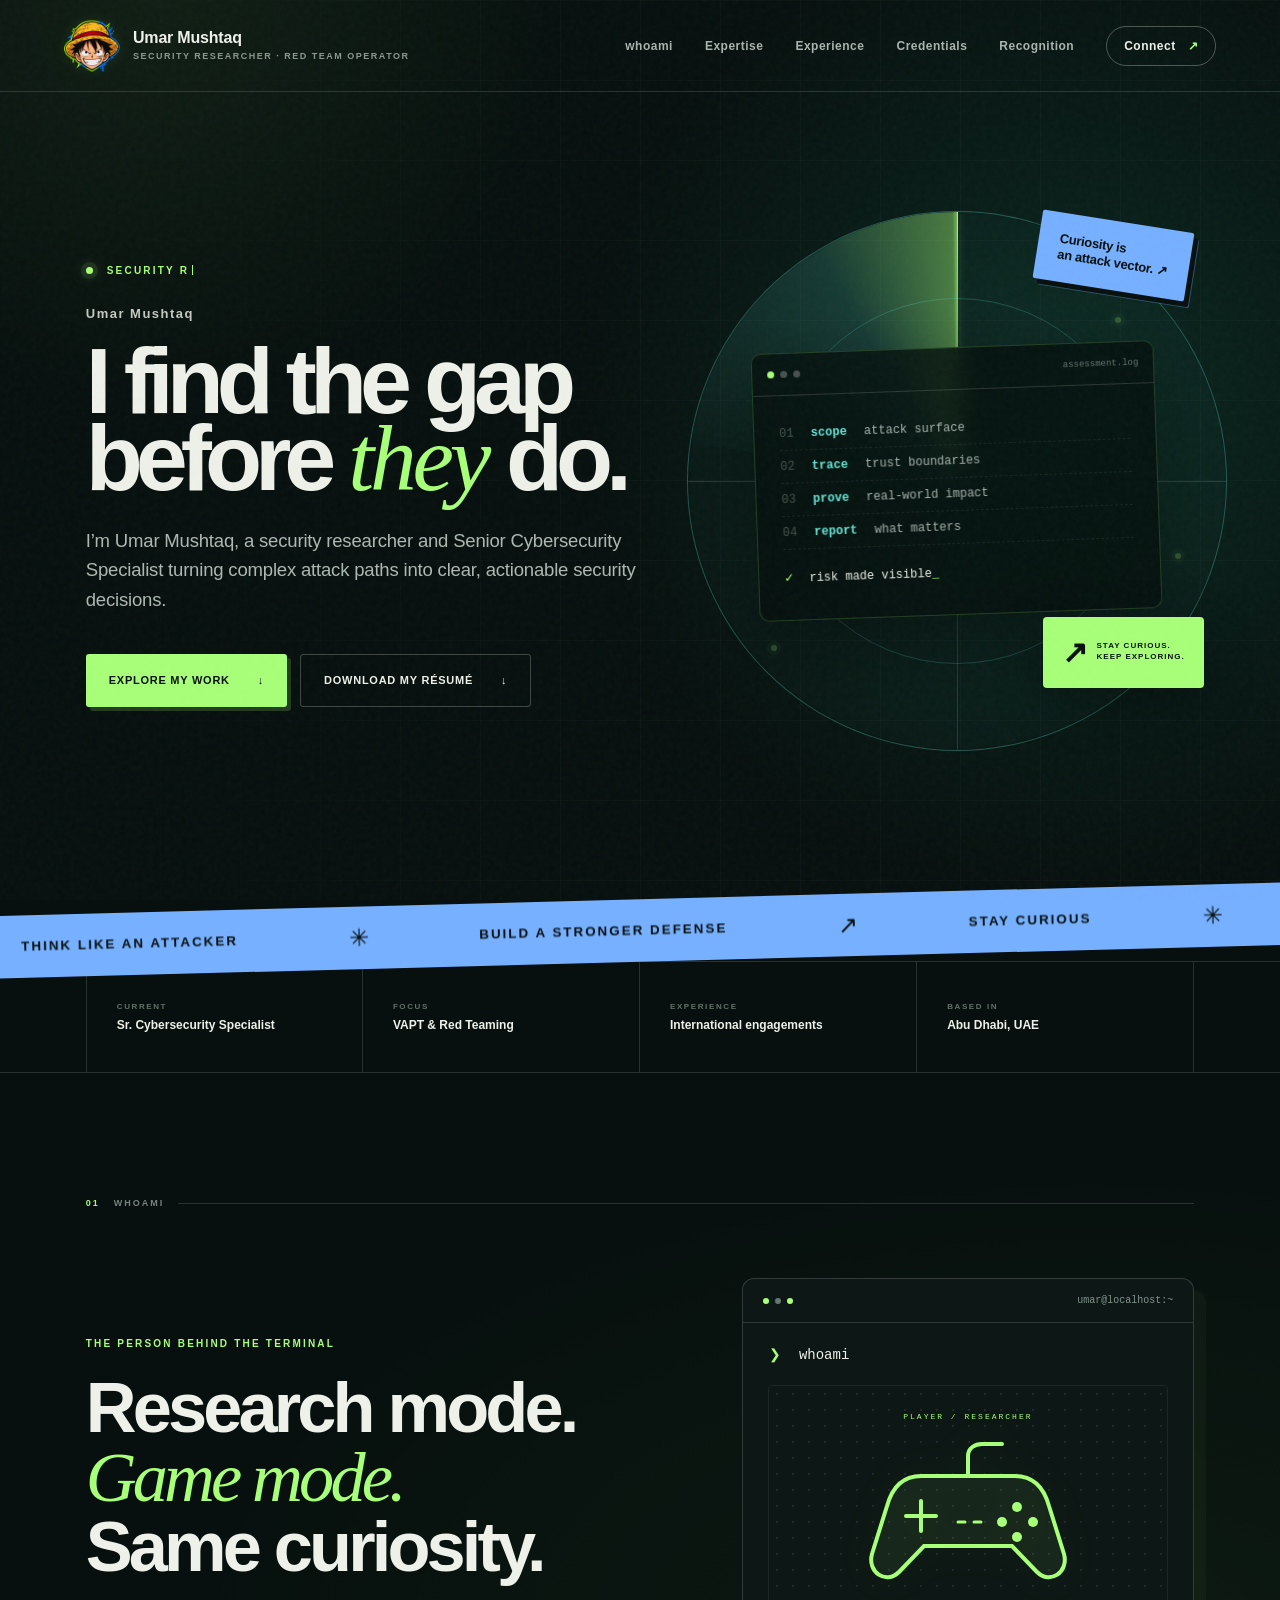
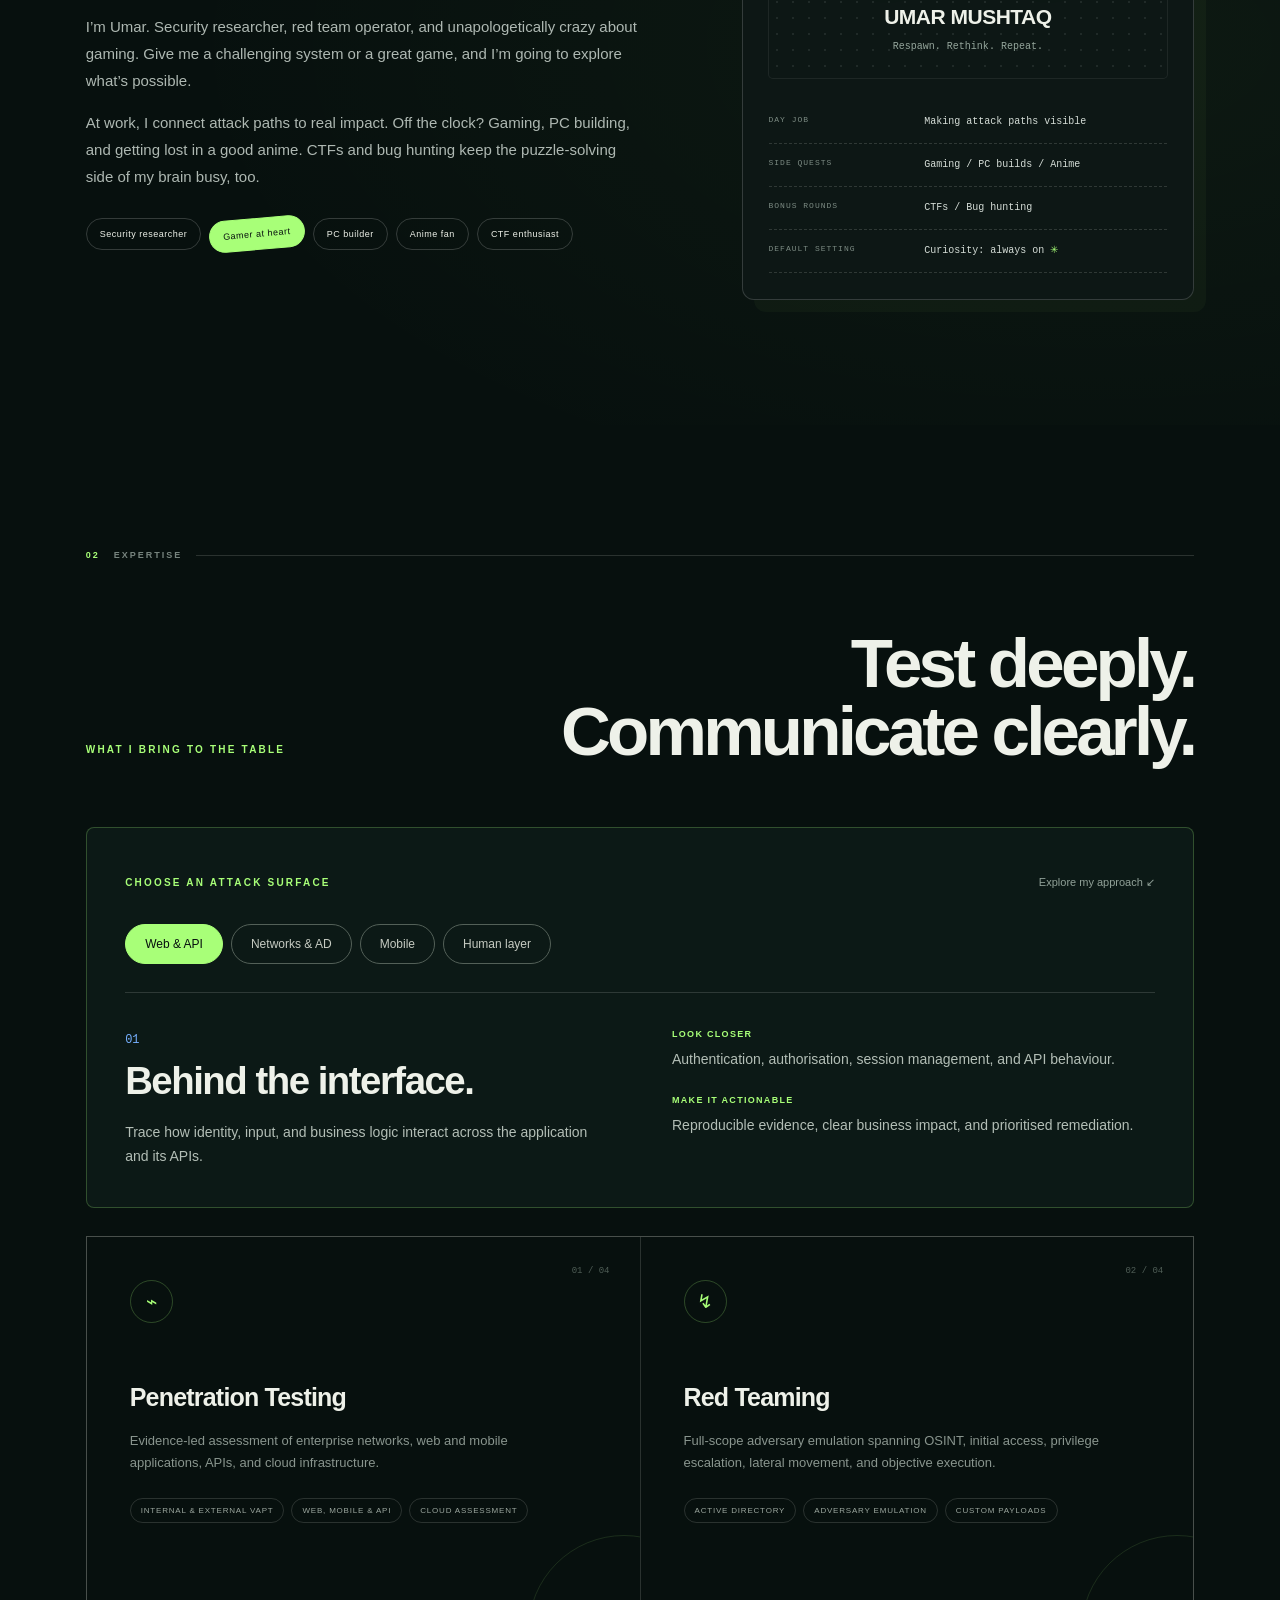
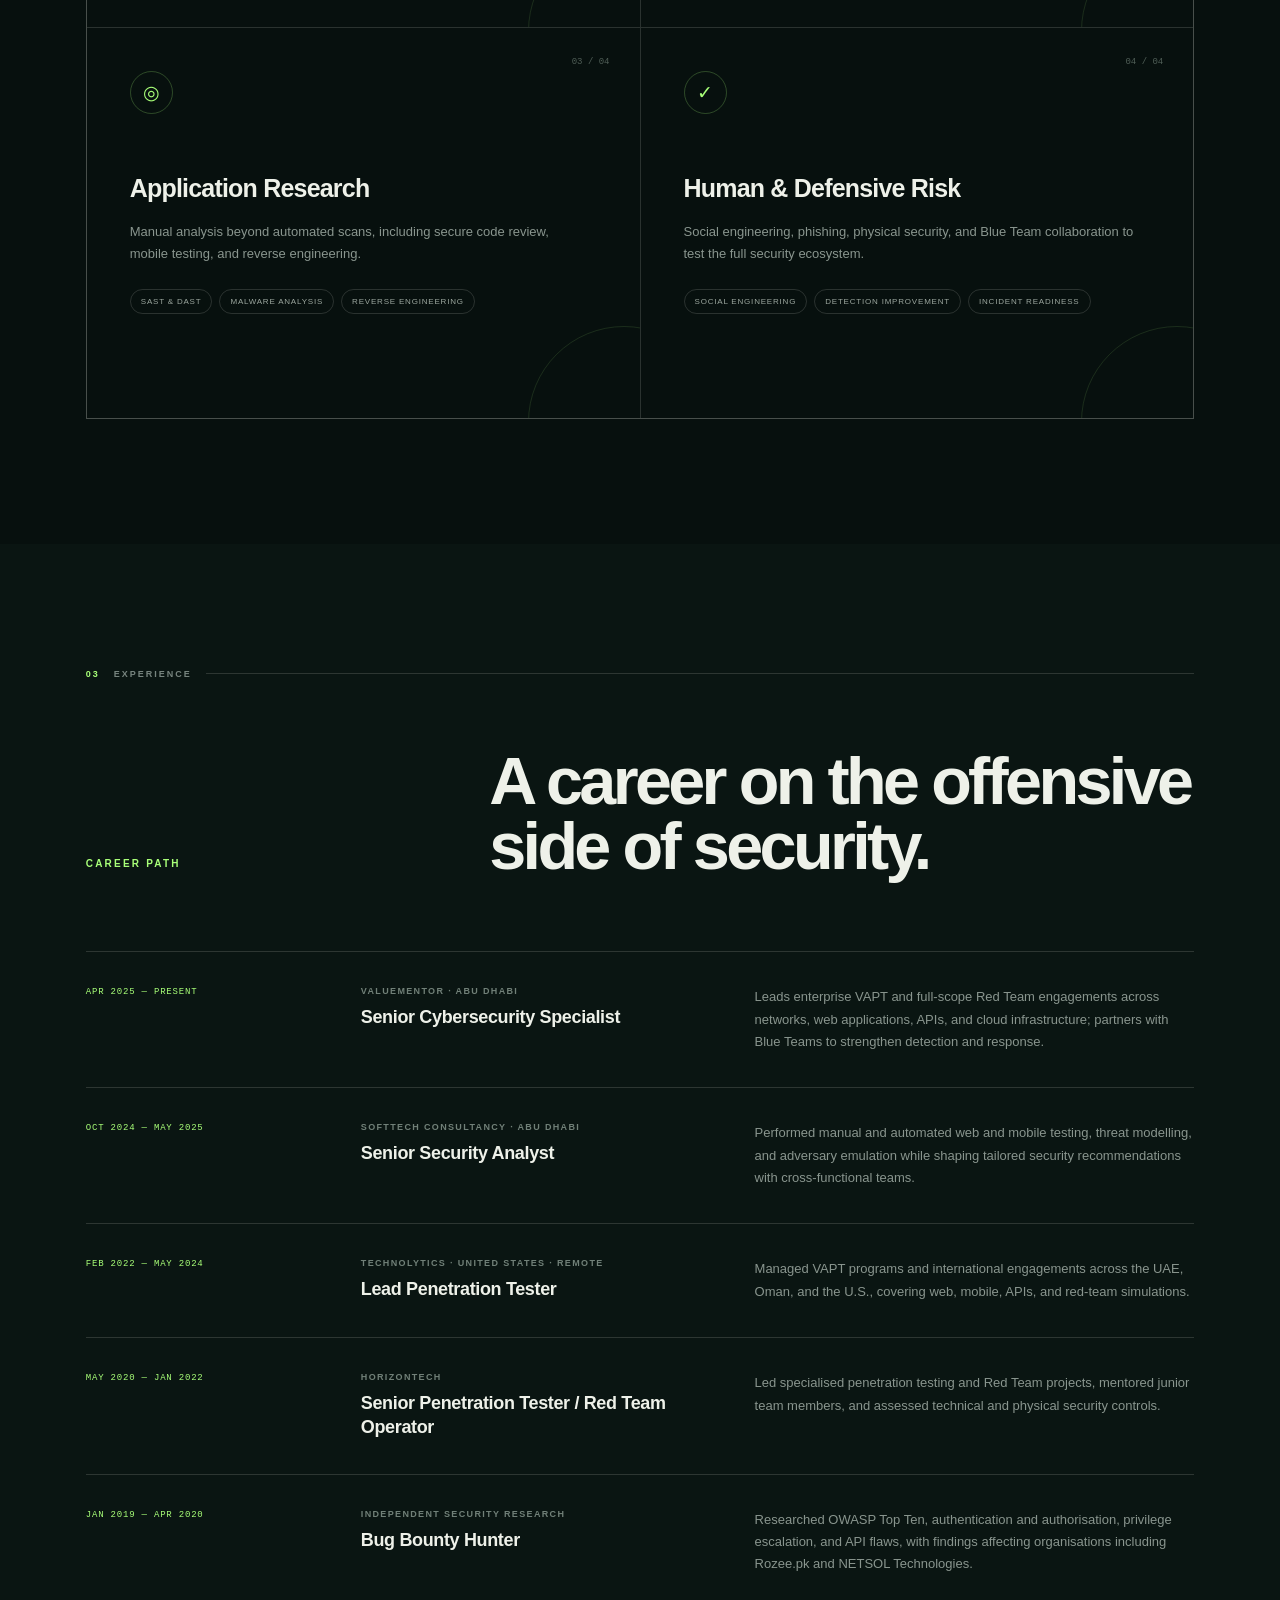
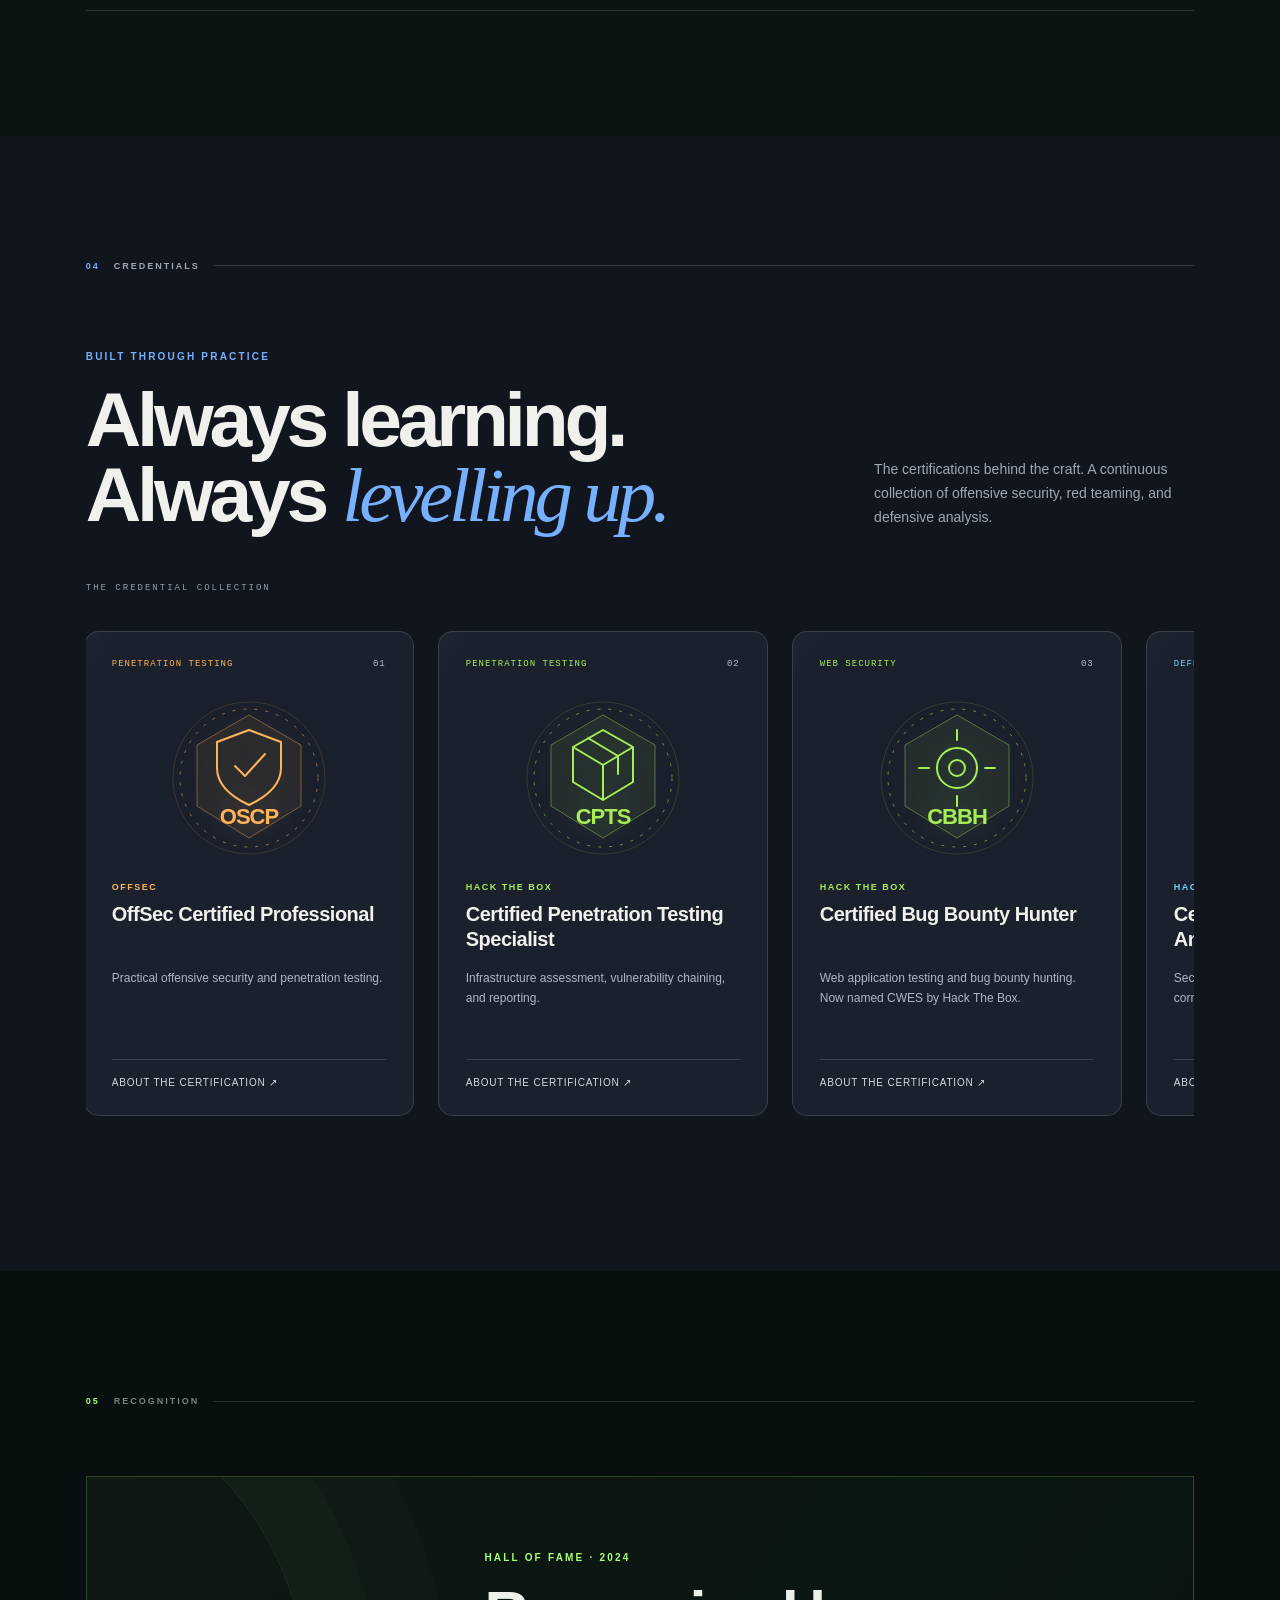
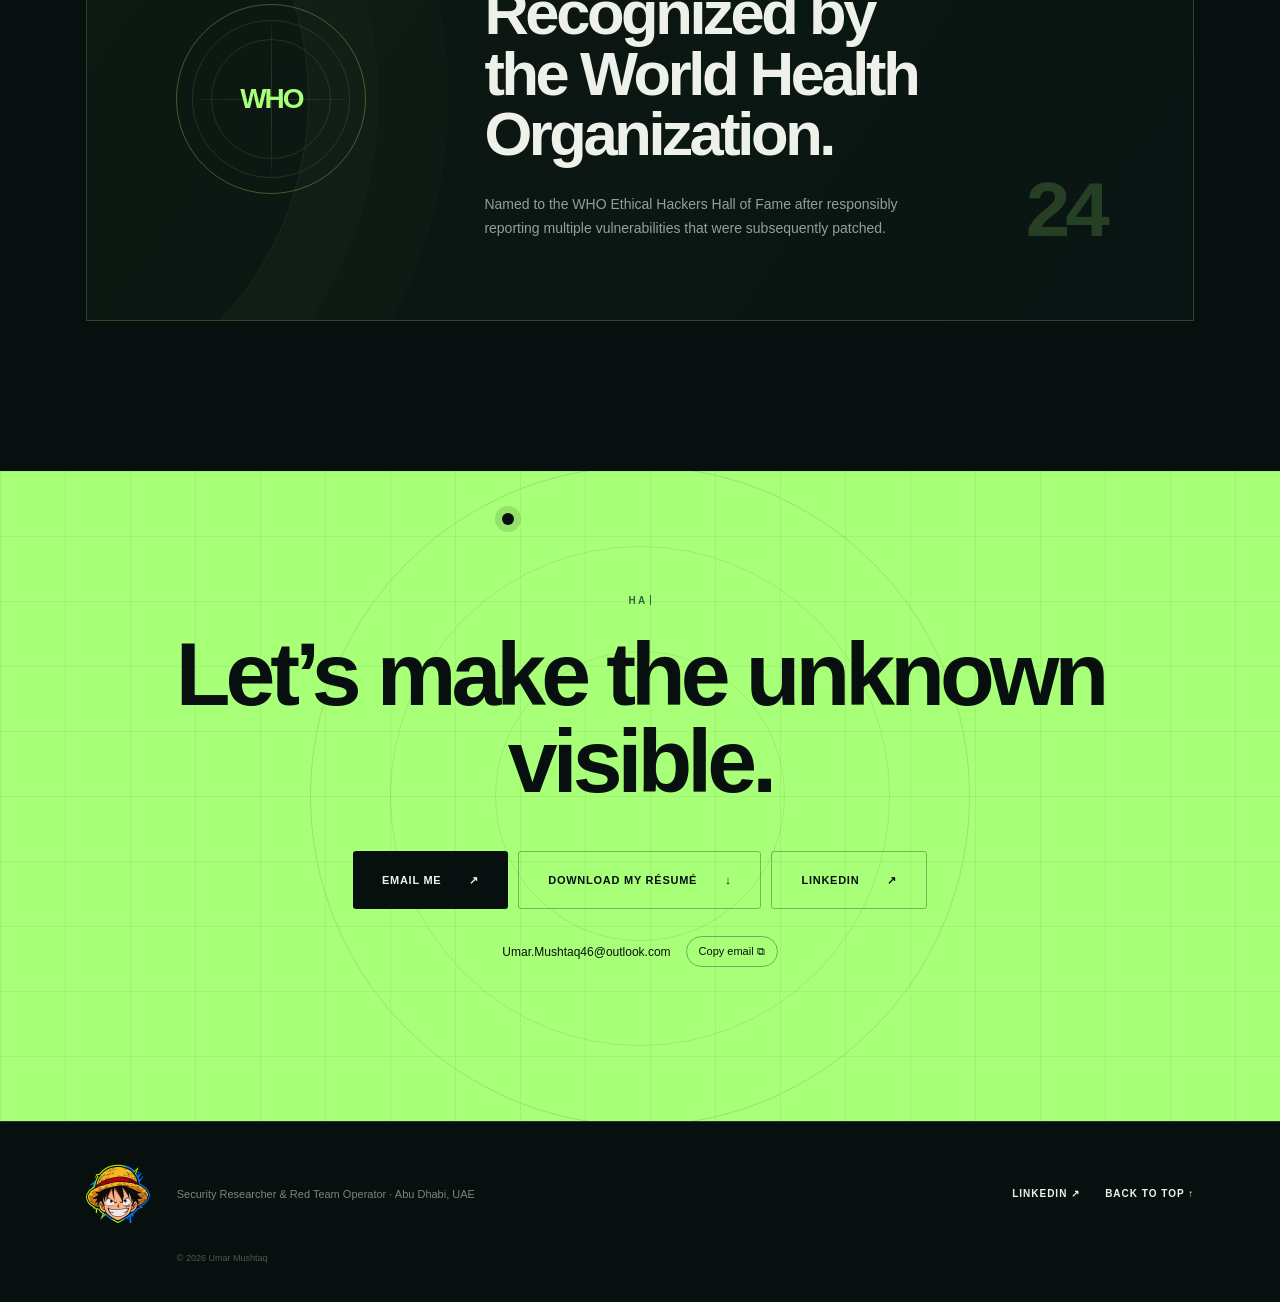
<file: index.html>
<!doctype html>
<html lang="en">
  <head>
    <meta charset="UTF-8" />
    <meta name="viewport" content="width=device-width, initial-scale=1.0" />
    <meta name="theme-color" content="#07100e" />
    <meta name="author" content="Umar Mushtaq" />
    <meta name="robots" content="index, follow, max-image-preview:large" />
    <meta
      name="description"
      content="Umar Mushtaq, security researcher and red team operator in Abu Dhabi. Explore my cybersecurity work, certifications, research interests, and expertise."
    />
    <meta property="og:title" content="Umar Mushtaq — Security Researcher &amp; Red Team Operator" />
    <meta
      property="og:description"
      content="Offensive security, practical risk, and clear reporting."
    />
    <meta property="og:type" content="website" />
    <meta property="og:site_name" content="Umar Mushtaq" />
    <meta property="og:locale" content="en_GB" />
    <meta property="og:url" content="https://umarmushtaq.me/" />
    <meta name="twitter:card" content="summary" />
    <meta name="twitter:title" content="Umar Mushtaq — Security Researcher &amp; Red Team Operator" />
    <meta name="twitter:description" content="Abu Dhabi-based cybersecurity specialist. Explore my experience, certifications, and security expertise." />
    <link rel="canonical" href="https://umarmushtaq.me/" />
    <link rel="icon" href="assets/favicon-blue-32.png" type="image/png" sizes="32x32" />
    <link rel="icon" href="assets/favicon-blue-16.png" type="image/png" sizes="16x16" />
    <link rel="apple-touch-icon" href="assets/apple-touch-icon-blue.png" sizes="180x180" />
    <link rel="stylesheet" href="style.css" />
    <script defer src="script.js"></script>
    <title>Umar Mushtaq — Security Researcher &amp; Red Team Operator</title>
    <script type="application/ld+json">
      {
        "@context": "https://schema.org",
        "@type": "ProfilePage",
        "@id": "https://umarmushtaq.me/#profile",
        "url": "https://umarmushtaq.me/",
        "name": "Umar Mushtaq — Security Researcher & Red Team Operator",
        "inLanguage": "en",
        "dateModified": "2026-11-06T17:50:03Z",
        "mainEntity": {
          "@type": "Person",
          "@id": "https://umarmushtaq.me/#umar-mushtaq",
          "name": "Umar Mushtaq",
          "url": "https://umarmushtaq.me/",
          "jobTitle": "Senior Cybersecurity Specialist",
          "description": "Security researcher and red team operator working across web and mobile applications, APIs, enterprise networks, cloud infrastructure, and social engineering assessments.",
          "sameAs": ["https://www.linkedin.com/in/umarmushtaq2/"],
          "worksFor": {"@type": "Organization", "name": "ValueMentor"},
          "workLocation": {"@type": "Place", "name": "Abu Dhabi, United Arab Emirates"},
          "knowsAbout": ["Penetration Testing", "Red Teaming", "Active Directory Security", "Web Application Security", "Mobile Application Security", "Cloud Security", "Social Engineering", "Security Reporting"]
        }
      }
    </script>
    <noscript><style>.reveal { opacity: 1; transform: none; }</style></noscript>
  </head>
  <body>
    <a class="skip-link" href="#main">Skip to content</a>
    <div class="noise" aria-hidden="true"></div>
    <div class="progress" aria-hidden="true"><span></span></div>

    <header class="site-header">
      <a class="brand" href="#top" aria-label="Umar Mushtaq, home">
        <span class="brand-mark"><img src="assets/luffy-blue-logo.png" alt="" width="56" height="56" /></span>
        <span class="brand-copy">Umar Mushtaq<small>Security Researcher · Red Team Operator</small></span>
      </a>
      <button class="menu-toggle" type="button" aria-expanded="false" aria-controls="site-nav">
        <span></span><span></span><span></span><span class="sr-only">Open menu</span>
      </button>
      <nav id="site-nav" aria-label="Main navigation">
        <a href="#whoami">whoami</a>
        <a href="#expertise">Expertise</a>
        <a href="#experience">Experience</a>
        <a href="#credentials">Credentials</a>
        <a href="#recognition">Recognition</a>
        <a class="nav-cta" href="https://www.linkedin.com/in/umarmushtaq2/" target="_blank" rel="noreferrer">Connect <span>↗</span></a>
      </nav>
    </header>

    <main id="main">
      <section class="hero" id="top">
        <div class="hero-copy reveal">
          <p class="eyebrow"><span class="status-dot"></span> <span class="typewriter" data-typewriter='["Security researcher", "Red team operator", "Offensive security"]'><span class="typewriter-text">Security researcher · Red team operator</span></span></p>
          <h1><span class="hero-name">Umar Mushtaq</span>I find the gap<br />before <em>they</em> do.</h1>
          <p class="hero-intro">
            I’m Umar Mushtaq, a security researcher and Senior Cybersecurity Specialist turning complex attack paths into clear, actionable security decisions.
          </p>
          <div class="hero-actions">
            <a class="button button-primary" href="#expertise">Explore my work <span>↓</span></a>
            <a class="button button-quiet" href="assets/Umar-Mushtaq-Resume.pdf" download="Umar-Mushtaq-Resume.pdf">Download my résumé <span aria-hidden="true">↓</span></a>
          </div>
        </div>

        <div class="hero-visual reveal" data-delay="1" aria-label="Security assessment overview">
          <span class="hero-sticker">Curiosity is<br />an attack vector. ↗</span>
          <div class="radar" aria-hidden="true">
            <span class="radar-ring ring-1"></span>
            <span class="radar-ring ring-2"></span>
            <span class="radar-ring ring-3"></span>
            <span class="radar-sweep"></span>
            <i class="ping ping-1"></i><i class="ping ping-2"></i><i class="ping ping-3"></i>
          </div>
          <div class="terminal-card">
            <div class="terminal-head"><span></span><span></span><span></span><small>assessment.log</small></div>
            <div class="terminal-body">
              <p><span class="muted">01</span> <b>scope</b> attack surface</p>
              <p><span class="muted">02</span> <b>trace</b> trust boundaries</p>
              <p><span class="muted">03</span> <b>prove</b> real-world impact</p>
              <p><span class="muted">04</span> <b>report</b> what matters</p>
              <p class="terminal-result"><span>✓</span> risk made visible<span class="cursor">_</span></p>
            </div>
          </div>
          <div class="metric-card"><strong aria-hidden="true">↗</strong><span>Stay curious.<br />Keep exploring.</span></div>
        </div>
      </section>

      <div class="ticker" aria-hidden="true">
        <div class="ticker-track">
          <div class="ticker-group"><span>Think like an attacker</span><i>✳</i><span>Build a stronger defense</span><i>↗</i><span>Stay curious</span><i>✳</i></div>
          <div class="ticker-group"><span>Think like an attacker</span><i>✳</i><span>Build a stronger defense</span><i>↗</i><span>Stay curious</span><i>✳</i></div>
        </div>
      </div>

      <section class="signal-strip" aria-label="Professional highlights">
        <div><span>Current</span><strong>Sr. Cybersecurity Specialist</strong></div>
        <div><span>Focus</span><strong>VAPT &amp; Red Teaming</strong></div>
        <div><span>Experience</span><strong>International engagements</strong></div>
        <div><span>Based in</span><strong>Abu Dhabi, UAE</strong></div>
      </section>

      <section class="section intro-section whoami-section" id="whoami">
        <div class="section-label reveal"><span>01</span> whoami</div>
        <div class="whoami-grid">
          <div class="whoami-copy reveal">
            <p class="kicker">The person behind the terminal</p>
            <h2>Research mode.<br /><em>Game mode.</em><br />Same curiosity.</h2>
            <p>I’m Umar. Security researcher, red team operator, and unapologetically crazy about gaming. Give me a challenging system or a great game, and I’m going to explore what’s possible.</p>
            <p>At work, I connect attack paths to real impact. Off the clock? Gaming, PC building, and getting lost in a good anime. CTFs and bug hunting keep the puzzle-solving side of my brain busy, too.</p>
            <div class="whoami-tags"><span>Security researcher</span><span>Gamer at heart</span><span>PC builder</span><span>Anime fan</span><span>CTF enthusiast</span></div>
          </div>
          <div class="whoami-console reveal" data-delay="1">
            <div class="whoami-console-top"><span><i></i><i></i><i></i></span><small>umar@localhost:~</small></div>
            <p class="whoami-command"><span>❯</span> whoami</p>
            <div class="whoami-player">
              <span class="player-label">PLAYER / RESEARCHER</span>
              <svg class="game-controller" viewBox="0 0 240 160" fill="none" aria-hidden="true">
                <path d="M73 45h94c18 0 29 12 34 30l15 48c5 18-14 31-27 18l-25-26H76l-25 26c-13 13-32 0-27-18l15-48c5-18 16-30 34-30Z" stroke="currentColor" stroke-width="4" fill="currentColor" fill-opacity=".06"/>
                <path d="M120 44V25c0-8 7-12 14-12h20M73 70v30M58 85h30" stroke="currentColor" stroke-width="4" stroke-linecap="round"/>
                <circle cx="169" cy="76" r="5" fill="currentColor"/><circle cx="185" cy="91" r="5" fill="currentColor"/><circle cx="154" cy="91" r="5" fill="currentColor"/><circle cx="169" cy="106" r="5" fill="currentColor"/>
                <path d="M110 91h7m9 0h7" stroke="currentColor" stroke-width="3" stroke-linecap="round"/>
              </svg>
              <strong>UMAR MUSHTAQ</strong>
              <span class="player-motto">Respawn. Rethink. Repeat.</span>
            </div>
            <dl class="whoami-stats"><div><dt>DAY JOB</dt><dd>Making attack paths visible</dd></div><div><dt>SIDE QUESTS</dt><dd>Gaming / PC builds / Anime</dd></div><div><dt>BONUS ROUNDS</dt><dd>CTFs / Bug hunting</dd></div><div><dt>DEFAULT SETTING</dt><dd>Curiosity: always on <span aria-hidden="true">✳</span></dd></div></dl>
          </div>
        </div>
      </section>

      <section class="section" id="expertise">
        <div class="section-label reveal"><span>02</span> Expertise</div>
        <div class="section-heading reveal">
          <p class="kicker">What I bring to the table</p>
          <h2>Test deeply.<br />Communicate clearly.</h2>
        </div>
        <div class="assessment-explorer reveal">
          <div class="explorer-heading"><p class="kicker">Choose an attack surface</p><span>Explore my approach ↙</span></div>
          <div class="explorer-tabs" role="tablist" aria-label="Assessment focus">
            <button id="focus-web" type="button" role="tab" aria-selected="true" aria-controls="focus-panel" data-focus="web">Web &amp; API</button>
            <button id="focus-network" type="button" role="tab" aria-selected="false" aria-controls="focus-panel" tabindex="-1" data-focus="network">Networks &amp; AD</button>
            <button id="focus-mobile" type="button" role="tab" aria-selected="false" aria-controls="focus-panel" tabindex="-1" data-focus="mobile">Mobile</button>
            <button id="focus-human" type="button" role="tab" aria-selected="false" aria-controls="focus-panel" tabindex="-1" data-focus="human">Human layer</button>
          </div>
          <div class="explorer-panel" id="focus-panel" role="tabpanel" aria-labelledby="focus-web" tabindex="0">
            <div><span class="explorer-number" aria-hidden="true">01</span><h3 id="focus-title">Behind the interface.</h3><p id="focus-description">Trace how identity, input, and business logic interact across the application and its APIs.</p></div>
            <dl><div><dt>Look closer</dt><dd id="focus-scope">Authentication, authorisation, session management, and API behaviour.</dd></div><div><dt>Make it actionable</dt><dd id="focus-outcome">Reproducible evidence, clear business impact, and prioritised remediation.</dd></div></dl>
          </div>
        </div>
        <div class="expertise-grid">
          <article class="expertise-card reveal">
            <span class="card-index">01 / 04</span>
            <div class="card-icon">⌁</div>
            <h3>Penetration Testing</h3>
            <p>Evidence-led assessment of enterprise networks, web and mobile applications, APIs, and cloud infrastructure.</p>
            <ul><li>Internal &amp; external VAPT</li><li>Web, mobile &amp; API</li><li>Cloud assessment</li></ul>
          </article>
          <article class="expertise-card reveal" data-delay="1">
            <span class="card-index">02 / 04</span>
            <div class="card-icon">↯</div>
            <h3>Red Teaming</h3>
            <p>Full-scope adversary emulation spanning OSINT, initial access, privilege escalation, lateral movement, and objective execution.</p>
            <ul><li>Active Directory</li><li>Adversary emulation</li><li>Custom payloads</li></ul>
          </article>
          <article class="expertise-card reveal" data-delay="2">
            <span class="card-index">03 / 04</span>
            <div class="card-icon">◎</div>
            <h3>Application Research</h3>
            <p>Manual analysis beyond automated scans, including secure code review, mobile testing, and reverse engineering.</p>
            <ul><li>SAST &amp; DAST</li><li>Malware analysis</li><li>Reverse engineering</li></ul>
          </article>
          <article class="expertise-card reveal" data-delay="3">
            <span class="card-index">04 / 04</span>
            <div class="card-icon">✓</div>
            <h3>Human &amp; Defensive Risk</h3>
            <p>Social engineering, phishing, physical security, and Blue Team collaboration to test the full security ecosystem.</p>
            <ul><li>Social engineering</li><li>Detection improvement</li><li>Incident readiness</li></ul>
          </article>
        </div>
      </section>

      <section class="section experience-section" id="experience">
        <div class="section-label reveal"><span>03</span> Experience</div>
        <div class="experience-heading reveal">
          <p class="kicker">Career path</p>
          <h2>A career on the offensive side of security.</h2>
        </div>
        <div class="timeline">
          <article class="timeline-item reveal">
            <div class="timeline-date">Apr 2025 — Present</div>
            <div class="timeline-role"><p>ValueMentor · Abu Dhabi</p><h3>Senior Cybersecurity Specialist</h3></div>
            <p class="timeline-summary">Leads enterprise VAPT and full-scope Red Team engagements across networks, web applications, APIs, and cloud infrastructure; partners with Blue Teams to strengthen detection and response.</p>
          </article>
          <article class="timeline-item reveal" data-delay="1">
            <div class="timeline-date">Oct 2024 — May 2025</div>
            <div class="timeline-role"><p>SoftTech Consultancy · Abu Dhabi</p><h3>Senior Security Analyst</h3></div>
            <p class="timeline-summary">Performed manual and automated web and mobile testing, threat modelling, and adversary emulation while shaping tailored security recommendations with cross-functional teams.</p>
          </article>
          <article class="timeline-item reveal" data-delay="2">
            <div class="timeline-date">Feb 2022 — May 2024</div>
            <div class="timeline-role"><p>Technolytics · United States · Remote</p><h3>Lead Penetration Tester</h3></div>
            <p class="timeline-summary">Managed VAPT programs and international engagements across the UAE, Oman, and the U.S., covering web, mobile, APIs, and red-team simulations.</p>
          </article>
          <article class="timeline-item reveal" data-delay="3">
            <div class="timeline-date">May 2020 — Jan 2022</div>
            <div class="timeline-role"><p>HorizonTech</p><h3>Senior Penetration Tester / Red Team Operator</h3></div>
            <p class="timeline-summary">Led specialised penetration testing and Red Team projects, mentored junior team members, and assessed technical and physical security controls.</p>
          </article>
          <article class="timeline-item reveal">
            <div class="timeline-date">Jan 2019 — Apr 2020</div>
            <div class="timeline-role"><p>Independent security research</p><h3>Bug Bounty Hunter</h3></div>
            <p class="timeline-summary">Researched OWASP Top Ten, authentication and authorisation, privilege escalation, and API flaws, with findings affecting organisations including Rozee.pk and NETSOL Technologies.</p>
          </article>
        </div>
      </section>

      <section class="section credentials-section" id="credentials">
        <div class="section-label reveal"><span>04</span> Credentials</div>
        <div class="credentials-layout">
          <div class="credentials-copy reveal">
            <p class="kicker">Built through practice</p>
            <h2>Always learning.<br />Always <em>levelling up.</em></h2>
            <p>The certifications behind the craft. A continuous collection of offensive security, red teaming, and defensive analysis.</p>
          </div>
          <div class="cert-carousel cert-marquee" role="region" aria-label="Certifications">
          <div class="cert-toolbar"><span>THE CREDENTIAL COLLECTION</span></div>
          <div class="credential-list" id="cert-track" tabindex="0" aria-label="Certification cards; focus to pause, scroll horizontally to explore">
            <article class="credential reveal">
              <div class="credential-badge"><span>OS</span></div>
              <div><p>OffSec</p><h3>OffSec Certified Professional</h3></div>
              <span class="credential-code">OSCP</span>
            </article>
            <article class="credential reveal" data-delay="1">
              <div class="credential-badge"><span>HTB</span></div>
              <div><p>Hack The Box</p><h3>Certified Penetration Testing Specialist</h3></div>
              <span class="credential-code">CPTS</span>
            </article>
            <article class="credential reveal" data-delay="2">
              <div class="credential-badge"><span>HTB</span></div>
              <div><p>Hack The Box</p><h3>Certified Bug Bounty Hunter</h3></div>
              <span class="credential-code">CBBH</span>
            </article>
            <article class="credential reveal" data-delay="3">
              <div class="credential-badge"><span>HTB</span></div>
              <div><p>Hack The Box</p><h3>Certified Defensive Security Analyst</h3></div>
              <span class="credential-code">CDSA</span>
            </article>
            <article class="credential reveal">
              <div class="credential-badge"><span>ZP</span></div>
              <div><p>Zero-Point Security</p><h3>Certified Red Team Operator</h3></div>
              <span class="credential-code">CRTO</span>
            </article>
            <article class="credential reveal">
              <div class="credential-badge"><span>ZP</span></div>
              <div><p>Zero-Point Security</p><h3>Red Team Lead</h3></div>
              <span class="credential-code">CRTO2 (CRTL)</span>
            </article>
            <article class="credential reveal" data-delay="1">
              <div class="credential-badge"><span>AS</span></div>
              <div><p>Altered Security</p><h3>Certified Red Team Expert</h3></div>
              <span class="credential-code">CRTE</span>
            </article>
            <article class="credential reveal">
              <div class="credential-badge"><span>AS</span></div>
              <div><p>Altered Security</p><h3>Certified Red Team Professional</h3></div>
              <span class="credential-code">CRTP</span>
            </article>
            <article class="credential reveal" data-delay="2">
              <div class="credential-badge"><span>TCM</span></div>
              <div><p>TCM Security</p><h3>Practical Network Penetration Tester</h3></div>
              <span class="credential-code">PNPT</span>
            </article>
            <article class="credential reveal" data-delay="3">
              <div class="credential-badge"><span>EC</span></div>
              <div><p>EC-Council</p><h3>Certified Ethical Hacker Practical</h3></div>
              <span class="credential-code">CEH v12 (P)</span>
            </article>
            <article class="credential reveal">
              <div class="credential-badge"><span>INE</span></div>
              <div><p>INE Security</p><h3>Certified Professional Penetration Tester</h3></div>
              <span class="credential-code">eCPPT v2</span>
            </article>
            <article class="credential reveal" data-delay="1">
              <div class="credential-badge"><span>SO</span></div>
              <div><p>The SecOps Group</p><h3>Certified Network Security Practitioner</h3></div>
              <span class="credential-code">CNSP</span>
            </article>
            <article class="credential pro-labs reveal" data-delay="2">
              <div class="credential-badge"><span>HTB</span></div>
              <div><p>Hack The Box Pro Labs</p><h3>Zephyr · Dante · RastaLabs · Cybernetics</h3></div>
              <span class="credential-code">PRO LABS</span>
            </article>
          </div>
          </div>
        </div>
      </section>

      <section class="section recognition-section" id="recognition">
        <div class="section-label reveal"><span>05</span> Recognition</div>
        <div class="recognition-card reveal">
          <div class="recognition-mark" aria-hidden="true"><span>WHO</span><i></i><i></i></div>
          <div class="recognition-copy">
            <p class="kicker">Hall of Fame · 2024</p>
            <h2>Recognized by the World Health Organization.</h2>
            <p>Named to the WHO Ethical Hackers Hall of Fame after responsibly reporting multiple vulnerabilities that were subsequently patched.</p>
          </div>
          <div class="recognition-year">24</div>
        </div>
      </section>

      <section class="cta-section">
        <div class="cta-orbit" aria-hidden="true"><span></span></div>
        <div class="cta-copy reveal">
          <p class="kicker"><span class="typewriter" data-typewriter='["Have a security challenge?", "Let’s talk security.", "Ready to connect?"]'><span class="typewriter-text">Have a security challenge?</span></span></p>
          <h2>Let’s make the unknown<br />visible.</h2>
          <div class="cta-actions">
            <a class="button button-light" href="mailto:Umar.Mushtaq46@outlook.com">Email me <span>↗</span></a>
            <a class="button button-outline-dark" href="assets/Umar-Mushtaq-Resume.pdf" download="Umar-Mushtaq-Resume.pdf">Download my résumé <span aria-hidden="true">↓</span></a>
            <a class="button button-outline-dark" href="https://www.linkedin.com/in/umarmushtaq2/" target="_blank" rel="noreferrer">LinkedIn <span>↗</span></a>
          </div>
          <div class="email-copy-row"><span>Umar.Mushtaq46@outlook.com</span><button id="copy-email" type="button">Copy email ⧉</button></div>
          <p id="copy-status" class="copy-status" role="status" aria-live="polite"></p>
        </div>
      </section>
    </main>

    <footer>
      <a class="footer-brand" href="#top" aria-label="Umar Mushtaq, home"><img src="assets/luffy-blue-logo.png" alt="" width="64" height="64" /></a>
      <p>Security Researcher &amp; Red Team Operator · Abu Dhabi, UAE</p>
      <div class="footer-links">
        <a href="https://www.linkedin.com/in/umarmushtaq2/" target="_blank" rel="noreferrer">LinkedIn ↗</a>
        <a href="#top">Back to top ↑</a>
      </div>
      <small>© <span id="year"></span> Umar Mushtaq</small>
    </footer>
  </body>
</html>
</file>
<file: style.css>
:root {
  --ink: #07100e;
  --ink-soft: #0c1916;
  --paper: #eef1e9;
  --paper-dim: #c6cbc2;
  --line: rgba(238, 241, 233, 0.15);
  --acid: #a8ff78;
  --cyan: #65e7d6;
  --sans: Inter, "Helvetica Neue", Helvetica, Arial, sans-serif;
  --serif: Iowan Old Style, Baskerville, "Times New Roman", serif;
}

/* A little attitude, without getting between the visitor and the work. */
body { --accent: #76b0ff; }
.hero-sticker { position: absolute; top: 1%; right: 1%; z-index: 4; background: var(--accent); color: #07100e; padding: 18px 21px; font: 800 13px/1.25 var(--sans); letter-spacing: -.3px; transform: rotate(9deg); box-shadow: 5px 5px 0 #07100e, 6px 6px 0 #76b0ff55; border-radius: 2px; }
.ticker { overflow: hidden; background: var(--accent); color: #07100e; transform: rotate(-1.5deg) scale(1.025); position: relative; z-index: 3; padding: 17px 0; }
.ticker-track { display: flex; width: max-content; font-size: 23px; animation: ticker 32s linear infinite; will-change: transform; }
.ticker-group { display: flex; align-items: center; justify-content: space-around; gap: 36px; flex: 0 0 auto; min-width: 100vw; padding-right: 36px; }
.ticker-group > * { flex-shrink: 0; white-space: nowrap; }
.ticker-group i { font-style: normal; }
.ticker span { font-size: 13px; font-weight: 900; letter-spacing: 2px; text-transform: uppercase; }
@keyframes ticker { to { transform: translateX(-50%); } }
.button-primary { box-shadow: 4px 4px 0 rgba(168,255,120,.18); }
.expertise-card:hover .card-icon { transform: rotate(-14deg) scale(1.1); background: var(--acid); color: #07100e; }
.card-icon { transition: transform .25s, background .25s, color .25s; }
@media (max-width: 680px) { .hero-sticker { top: 0; right: 4px; padding: 12px 15px; font-size: 10px; } }

* { box-sizing: border-box; }
html { scroll-behavior: smooth; overflow-x: clip; }
body {
  margin: 0;
  color: var(--paper);
  background: var(--ink);
  font-family: var(--sans);
  -webkit-font-smoothing: antialiased;
  overflow-x: hidden;
}
a { color: inherit; text-decoration: none; }
button { color: inherit; font: inherit; }
.sr-only { position: absolute; width: 1px; height: 1px; padding: 0; margin: -1px; overflow: hidden; clip: rect(0,0,0,0); white-space: nowrap; border: 0; }
.skip-link { position: fixed; z-index: 1000; top: 12px; left: 12px; transform: translateY(-150%); background: var(--acid); color: var(--ink); padding: 12px 18px; border-radius: 6px; font-weight: 700; }
.skip-link:focus { transform: none; }
.noise { position: fixed; inset: 0; pointer-events: none; opacity: .035; z-index: 10; background-image: url("data:image/svg+xml,%3Csvg viewBox='0 0 180 180' xmlns='http://www.w3.org/2000/svg'%3E%3Cfilter id='n'%3E%3CfeTurbulence type='fractalNoise' baseFrequency='.9' numOctaves='4' stitchTiles='stitch'/%3E%3C/filter%3E%3Crect width='100%25' height='100%25' filter='url(%23n)' opacity='.9'/%3E%3C/svg%3E"); }
.progress { position: fixed; top: 0; left: 0; right: 0; height: 2px; z-index: 999; }
.progress span { display: block; height: 100%; width: 0; background: linear-gradient(90deg, var(--acid), var(--cyan)); }

.site-header { height: 92px; padding: 0 clamp(24px, 5vw, 84px); display: flex; align-items: center; justify-content: space-between; position: absolute; z-index: 100; inset: 0 0 auto; border-bottom: 1px solid var(--line); }
.brand { display: flex; align-items: center; gap: 13px; }
.brand-mark { display: grid; place-items: center; width: 56px; height: 56px; flex-shrink: 0; transition: transform .25s; }.brand-mark img { display: block; width: 100%; height: 100%; object-fit: contain; filter: drop-shadow(0 0 7px #a8ff7818); }.brand:hover .brand-mark { transform: rotate(-8deg) scale(1.05); }
.brand-copy { font-weight: 750; letter-spacing: -.2px; line-height: 1.05; }
.brand-copy small { display: block; margin-top: 5px; color: #8b9891; font-size: 9px; font-weight: 600; text-transform: uppercase; letter-spacing: 1.5px; }
nav { display: flex; align-items: center; gap: 32px; font-size: 12px; font-weight: 700; letter-spacing: .5px; }
nav > a:not(.nav-cta) { color: #aab4ae; transition: color .25s ease; }
nav > a:not(.nav-cta):hover { color: var(--paper); }
.nav-cta { padding: 12px 17px; border: 1px solid rgba(238,241,233,.3); border-radius: 100px; }
.nav-cta span { color: var(--acid); margin-left: 8px; }
.menu-toggle { display: none; border: 0; background: transparent; width: 42px; height: 42px; padding: 11px 7px; }
.menu-toggle > span:not(.sr-only) { display: block; height: 1px; background: var(--paper); margin: 5px 0; transition: .25s; }

.hero { min-height: 820px; height: 100vh; max-height: 980px; display: grid; grid-template-columns: minmax(0, 1.08fr) minmax(360px, .92fr); align-items: center; gap: 6vw; padding: 132px clamp(24px, 6.7vw, 112px) 70px; position: relative; isolation: isolate; }
.hero::before { content: ""; position: absolute; inset: 0; z-index: -2; background: radial-gradient(ellipse 55% 80% at 83% 45%, rgba(21,102,82,.28), transparent 68%), radial-gradient(circle at 12% 0%, rgba(168,255,120,.06), transparent 28%); }
.hero::after { content: ""; position: absolute; inset: 0; z-index: -1; background-image: linear-gradient(rgba(255,255,255,.025) 1px, transparent 1px), linear-gradient(90deg, rgba(255,255,255,.025) 1px, transparent 1px); background-size: 80px 80px; mask-image: linear-gradient(to right, transparent, #000 45%, #000); }
.eyebrow, .kicker { color: var(--acid); text-transform: uppercase; letter-spacing: 2.2px; font-size: 10px; font-weight: 800; }
.status-dot { width: 7px; height: 7px; border-radius: 50%; display: inline-block; background: var(--acid); margin-right: 9px; box-shadow: 0 0 0 5px rgba(168,255,120,.09), 0 0 15px rgba(168,255,120,.5); }
h1 { margin: 29px 0 28px; font-size: clamp(68px, 7.3vw, 126px); line-height: .82; letter-spacing: -.075em; font-weight: 760; max-width: 900px; }
h1 em { font-family: var(--serif); font-weight: 400; color: var(--acid); letter-spacing: -.045em; }
.hero-name { display: block; font-size: 13px; font-weight: 650; line-height: 1.4; letter-spacing: 1.5px; margin-bottom: 20px; color: #c6cbc2; }
.typewriter { display: inline-block; position: relative; max-width: 100%; vertical-align: bottom; }
.typewriter-text { display: block; }
.typewriter.is-enhanced .typewriter-text { opacity: 0; }
.typewriter-output { display: none; position: absolute; inset: 0; }
.typewriter.is-enhanced .typewriter-output { display: block; }
.typewriter-cursor { display: inline-block; width: 1px; height: 1em; vertical-align: -.12em; margin-left: 3px; background: currentColor; animation: blink .75s steps(1) infinite; }
@media (prefers-reduced-motion: reduce) { .typewriter.is-enhanced .typewriter-text { opacity: 1; }.typewriter.is-enhanced .typewriter-output { display: none; } }
.hero-intro { max-width: 620px; font-size: clamp(17px, 1.45vw, 22px); line-height: 1.6; color: #aeb8b2; letter-spacing: -.2px; }
.hero-actions { display: flex; flex-wrap: wrap; gap: 13px; margin-top: 39px; }
.button { display: inline-flex; align-items: center; justify-content: center; gap: 28px; min-height: 53px; padding: 0 23px; border-radius: 3px; font-size: 11px; font-weight: 800; letter-spacing: .75px; text-transform: uppercase; transition: transform .25s, background .25s, border-color .25s; }
.button:hover { transform: translateY(-2px); }
.button-primary { background: var(--acid); color: var(--ink); }
.button-quiet { border: 1px solid rgba(238,241,233,.24); }
.button-quiet:hover { border-color: rgba(238,241,233,.55); }
.hero-visual { min-height: 530px; position: relative; display: grid; place-items: center; }
.radar { position: absolute; width: min(43vw, 540px); aspect-ratio: 1; border: 1px solid rgba(101,231,214,.3); border-radius: 50%; background: radial-gradient(circle, rgba(101,231,214,.04), rgba(101,231,214,.025) 70%, transparent 71%); overflow: hidden; isolation: isolate; }
.radar::before, .radar::after { content: ""; position: absolute; background: rgba(101,231,214,.18); z-index: 2; }
.radar::before { width: 1px; height: 100%; left: 50%; }
.radar::after { height: 1px; width: 100%; top: 50%; }
.radar-ring { position: absolute; border: 1px solid rgba(101,231,214,.22); border-radius: 50%; inset: 16%; z-index: 2; }
.ring-2 { inset: 32%; }.ring-3 { inset: 44%; }
.radar-sweep { position: absolute; inset: 0; border-radius: 50%; transform-origin: 50% 50%; background: conic-gradient(from 0deg, transparent 0deg 278deg, rgba(101,231,214,.015) 278deg, rgba(101,231,214,.13) 328deg, rgba(168,255,120,.4) 359deg, rgba(168,255,120,.65) 360deg); animation: sweep 6s linear infinite; z-index: 1; }
.radar-sweep::after { content: ''; position: absolute; top: 0; left: 50%; height: 50%; width: 1px; background: linear-gradient(var(--acid), rgba(168,255,120,.2)); box-shadow: 0 0 9px rgba(168,255,120,.6); }
@keyframes sweep { to { transform: rotate(1turn); } }
.ping { position: absolute; width: 6px; height: 6px; margin: -3px 0 0 -3px; border-radius: 50%; background: var(--acid); box-shadow: 0 0 0 4px rgba(168,255,120,.08), 0 0 12px var(--acid); z-index: 3; animation: radar-contact 6s linear infinite; opacity: .25; }
.ping::after { content: ''; position: absolute; inset: -7px; border: 1px solid var(--acid); border-radius: 50%; animation: radar-echo 6s linear infinite; opacity: 0; }
.ping-1 { left: 80%; top: 20%; animation-delay: .75s; }.ping-1::after { animation-delay: .75s; }
.ping-2 { left: 91%; top: 64%; animation-delay: 1.82s; }.ping-2::after { animation-delay: 1.82s; }
.ping-3 { left: 16%; top: 81%; animation-delay: 3.79s; }.ping-3::after { animation-delay: 3.79s; }
@keyframes radar-contact { 0%, 5% { opacity: 1; } 28% { opacity: .35; } 100% { opacity: .2; } }
@keyframes radar-echo { 0% { opacity: .8; transform: scale(.4); } 22%, 100% { opacity: 0; transform: scale(1.7); } }
@media (prefers-reduced-motion: reduce) { .radar-sweep { animation: none; transform: rotate(45deg); }.ping { animation: none; opacity: .8; }.ping::after { display: none; } }
.terminal-card { width: min(85%, 440px); z-index: 2; background: rgba(5,14,12,.79); border: 1px solid rgba(168,255,120,.18); border-radius: 10px; backdrop-filter: blur(12px); box-shadow: 0 30px 80px rgba(0,0,0,.38); transform: rotate(-2deg); }
.terminal-head { height: 42px; display: flex; gap: 6px; align-items: center; padding: 0 15px; border-bottom: 1px solid var(--line); }
.terminal-head > span { width: 7px; height: 7px; border-radius: 50%; background: #46514d; }.terminal-head > span:first-child { background: var(--acid); }
.terminal-head small { margin-left: auto; font-family: ui-monospace, SFMono-Regular, Menlo, monospace; color: #63716a; font-size: 9px; }
.terminal-body { padding: 22px 25px 25px; font-family: ui-monospace, SFMono-Regular, Menlo, monospace; font-size: 12px; color: #a7b3ad; }
.terminal-body p { margin: 0; padding: 9px 0; border-bottom: 1px dashed rgba(255,255,255,.07); }
.terminal-body .muted { color: #43524b; margin-right: 10px; }.terminal-body b { color: var(--cyan); margin-right: 10px; font-weight: 600; }
.terminal-result { color: var(--paper) !important; border: 0 !important; margin-top: 12px !important; }.terminal-result > span:first-child { color: var(--acid); margin-right: 8px; }
.cursor { color: var(--acid); animation: blink 1s steps(1) infinite; } @keyframes blink { 50% { opacity: 0; } }
.metric-card { position: absolute; right: -2%; bottom: 11%; z-index: 3; padding: 17px 19px; background: var(--acid); color: var(--ink); border-radius: 4px; display: flex; align-items: center; gap: 11px; box-shadow: 0 15px 50px rgba(0,0,0,.3); }
.metric-card strong { font-size: 31px; letter-spacing: -2px; }.metric-card span { font-size: 8px; line-height: 1.35; text-transform: uppercase; font-weight: 800; letter-spacing: 1px; }

.signal-strip { min-height: 112px; border-top: 1px solid var(--line); border-bottom: 1px solid var(--line); display: grid; grid-template-columns: repeat(4, 1fr); padding: 0 clamp(24px, 6.7vw, 112px); }
.signal-strip > div { padding: 27px 30px; border-right: 1px solid var(--line); display: flex; flex-direction: column; justify-content: center; gap: 7px; }
.signal-strip > div:first-child { border-left: 1px solid var(--line); }
.signal-strip span { color: #627169; font-size: 8px; letter-spacing: 1.6px; text-transform: uppercase; font-weight: 800; }
.signal-strip strong { font-size: 12px; font-weight: 700; }

.section { padding: 125px clamp(24px, 6.7vw, 112px); }
.section-label { display: flex; align-items: center; gap: 14px; color: #77847e; text-transform: uppercase; font-size: 9px; font-weight: 800; letter-spacing: 2px; margin-bottom: 70px; }
.section-label::after { content: ""; height: 1px; background: var(--line); flex: 1; }.section-label span { color: var(--acid); }
.profile-grid { display: grid; grid-template-columns: 1.35fr .65fr; gap: 11vw; }
.profile-grid h2, .section-heading h2, .credentials-copy h2, .recognition-copy h2, .cta-copy h2 { margin: 0; font-size: clamp(42px, 5.4vw, 84px); line-height: .98; letter-spacing: -.055em; font-weight: 650; }
.profile-copy { font-size: 16px; line-height: 1.75; color: #9ba69f; padding-top: 6px; }
.profile-copy p { margin: 0 0 25px; }
.whoami-section { --accent: var(--acid); position: relative; background: radial-gradient(ellipse at 85% 60%, #a8ff780a, transparent 60%); }
.whoami-grid { display: grid; grid-template-columns: 1.1fr .9fr; gap: 8vw; align-items: center; }
.whoami-copy h2 { font-size: clamp(45px, 5.5vw, 84px); line-height: .98; letter-spacing: -.055em; margin: 24px 0 32px; }
.whoami-copy h2 em { color: var(--accent); font-family: var(--serif); font-weight: 400; }
.whoami-copy > p:not(.kicker) { color: #aeb8b2; font-size: 15px; line-height: 1.8; max-width: 580px; }
.whoami-tags { display: flex; gap: 8px; flex-wrap: wrap; margin-top: 28px; }
.whoami-tags span { border: 1px solid #ffffff2e; border-radius: 30px; padding: 10px 13px; font-size: 9px; letter-spacing: .5px; }
.whoami-tags span:nth-child(2) { color: #07100e; background: var(--accent); border-color: var(--accent); transform: rotate(-5deg); }
.whoami-console { background: #0d1715; border: 1px solid #ffffff29; border-radius: 12px; box-shadow: 12px 12px 0 #a8ff7809; overflow: hidden; transform: rotate(2deg); }
.whoami-console.is-visible { transform: rotate(2deg); }
.whoami-console-top { display: flex; justify-content: space-between; align-items: center; border-bottom: 1px solid var(--line); padding: 16px 20px; }
.whoami-console-top > span { display: flex; gap: 6px; }.whoami-console-top i { width: 6px; height: 6px; border-radius: 50%; background: #68786d; }.whoami-console-top i:first-child { background: var(--accent); }.whoami-console-top i:last-child { background: var(--acid); }
.whoami-console-top small { font: 10px ui-monospace, monospace; color: #81948b; }
.whoami-command { margin: 23px 26px 0; font: 14px ui-monospace, monospace; }.whoami-command > span { color: var(--acid); margin-right: 10px; }
.whoami-player { display: flex; flex-direction: column; align-items: center; padding: 26px 25px; margin: 22px 25px; background-image: radial-gradient(#ffffff15 1px, transparent 1px); background-size: 16px 16px; border: 1px solid #ffffff12; border-radius: 5px; }
.player-label { font: 8px ui-monospace, monospace; color: var(--accent); letter-spacing: 2px; }
.game-controller { width: min(100%, 240px); color: var(--accent); margin: 10px 0 14px; filter: drop-shadow(0 0 16px #a8ff781a); }
.whoami-player strong { font-size: 21px; letter-spacing: -.5px; }.player-motto { color: #95a69c; font: 10px ui-monospace, monospace; margin-top: 12px; }
.whoami-stats { padding: 0 26px 26px; margin: 0; }.whoami-stats > div { padding: 13px 0; display: grid; grid-template-columns: .75fr 1.25fr; gap: 10px; border-bottom: 1px dashed var(--line); }.whoami-stats dt { color: #7c8b83; font: 8px/1.6 ui-monospace, monospace; letter-spacing: 1px; }.whoami-stats dd { margin: 0; font: 10px/1.6 ui-monospace, monospace; color: #d5ddd7; }.whoami-stats dd > span { color: var(--acid); }
@media (max-width: 980px) { .whoami-grid { grid-template-columns: 1fr; gap: 50px; }.whoami-console { max-width: 540px; width: 100%; justify-self: center; } }
@media (max-width: 680px) { .whoami-console, .whoami-console.is-visible { transform: none; }.whoami-stats > div { grid-template-columns: 1fr; gap: 6px; } }
.section-heading { display: flex; align-items: flex-end; justify-content: space-between; margin-bottom: 62px; }
.section-heading h2 { text-align: right; }
.expertise-grid { display: grid; grid-template-columns: repeat(2, 1fr); gap: 1px; background: var(--line); border: 1px solid var(--line); }
.assessment-explorer { border: 1px solid rgba(168,255,120,.24); background: #0c1916; margin-bottom: 28px; padding: clamp(22px, 3vw, 42px); border-radius: 8px; }
.explorer-heading { display: flex; align-items: center; justify-content: space-between; gap: 12px; margin-bottom: 26px; }
.explorer-heading > span { color: #91a198; font-size: 11px; }
.explorer-tabs { display: flex; flex-wrap: wrap; gap: 8px; }
.explorer-tabs button { border: 1px solid #536058; background: transparent; border-radius: 40px; color: #c6cbc2; padding: 12px 19px; cursor: pointer; font-size: 12px; transition: background .2s, color .2s; }
.explorer-tabs button[aria-selected="true"] { background: var(--acid); border-color: var(--acid); color: #07100e; }
button:focus-visible, a:focus-visible { outline: 2px solid var(--cyan); outline-offset: 5px; }
.explorer-panel { display: grid; grid-template-columns: 1fr 1fr; gap: 5vw; padding-top: 36px; margin-top: 28px; border-top: 1px solid var(--line); }
.explorer-number { color: var(--accent); font: 12px ui-monospace, monospace; }
.explorer-panel h3 { font-size: clamp(27px, 3vw, 44px); letter-spacing: -1.5px; margin: 12px 0 18px; }
.explorer-panel p, .explorer-panel dd { color: #b3beb6; font-size: 14px; line-height: 1.7; margin: 0; }
.explorer-panel dl { margin: 0; }.explorer-panel dl > div + div { margin-top: 23px; }
.explorer-panel dt { color: var(--acid); text-transform: uppercase; letter-spacing: 1.3px; font-size: 9px; margin-bottom: 9px; font-weight: 800; }
.email-copy-row { display: flex; align-items: center; justify-content: center; gap: 15px; flex-wrap: wrap; margin-top: 27px; font-size: 12px; }
.email-copy-row button { background: transparent; border: 1px solid #07100e55; color: #07100e; border-radius: 30px; padding: 8px 12px; cursor: pointer; font-size: 11px; }
.copy-status { min-height: 18px; font-size: 11px; }
@media (max-width: 680px) { .explorer-panel { grid-template-columns: 1fr; gap: 28px; }.explorer-heading { align-items: start; flex-direction: column; }.explorer-tabs button { padding: 11px 14px; font-size: 11px; } }
.expertise-card { position: relative; min-height: 390px; padding: 43px; background: var(--ink); overflow: hidden; transition: background .35s ease; }
.expertise-card::after { content: ""; position: absolute; width: 190px; height: 190px; right: -80px; bottom: -100px; border: 1px solid rgba(168,255,120,.12); border-radius: 50%; transition: .35s; }
.expertise-card:hover { background: var(--ink-soft); }.expertise-card:hover::after { transform: scale(1.4); border-color: rgba(168,255,120,.28); }
.card-index { position: absolute; right: 30px; top: 29px; color: #4f5d56; font: 9px ui-monospace, SFMono-Regular, Menlo, monospace; }
.card-icon { width: 43px; height: 43px; display: grid; place-items: center; color: var(--acid); border: 1px solid rgba(168,255,120,.24); border-radius: 50%; font-size: 19px; margin-bottom: 60px; }
.expertise-card h3 { font-size: 25px; letter-spacing: -.8px; margin: 0 0 18px; }
.expertise-card p { color: #89958e; font-size: 13px; line-height: 1.7; max-width: 450px; }
.expertise-card ul { list-style: none; padding: 0; margin: 24px 0 0; display: flex; flex-wrap: wrap; gap: 7px; }
.expertise-card li { border: 1px solid var(--line); border-radius: 100px; padding: 7px 10px; font-size: 8px; text-transform: uppercase; letter-spacing: .8px; color: #9ca79f; }

.credentials-section { background: var(--paper); color: var(--ink); }
.credentials-section .section-label { color: #728078; }.credentials-section .section-label::after { background: rgba(7,16,14,.14); }
.credentials-layout { display: grid; grid-template-columns: .75fr 1.25fr; gap: 10vw; align-items: start; }
.credentials-copy { position: sticky; top: 70px; }
.credentials-copy .kicker { color: #397a5c; }.credentials-copy h2 { font-size: clamp(40px, 4.6vw, 70px); margin: 22px 0 29px; }
.credentials-copy > p:last-child { max-width: 450px; line-height: 1.7; color: #66716b; font-size: 14px; }
.credential { display: grid; grid-template-columns: 64px 1fr auto; align-items: center; gap: 20px; padding: 26px 8px; border-bottom: 1px solid rgba(7,16,14,.14); }
.credential:first-child { border-top: 1px solid rgba(7,16,14,.14); }
.credential-badge { width: 54px; height: 54px; border: 1px solid rgba(7,16,14,.18); border-radius: 50%; display: grid; place-items: center; }
.credential-badge span { font-size: 9px; font-weight: 900; letter-spacing: -.4px; }
.credential p { color: #7c8881; font-size: 9px; font-weight: 700; text-transform: uppercase; letter-spacing: 1.5px; margin: 0 0 7px; }
.credential h3 { margin: 0; font-size: 14px; letter-spacing: -.2px; }
.credential-code { font: 700 11px ui-monospace, SFMono-Regular, Menlo, monospace; color: #2e7351; }
.pro-labs { border-bottom-color: rgba(46,115,81,.35); }

.experience-section { background: #0a1512; }
.experience-heading { display: grid; grid-template-columns: .65fr 1.35fr; align-items: end; gap: 5vw; margin-bottom: 72px; }
.experience-heading h2 { margin: 0; max-width: 880px; font-size: clamp(44px, 5.2vw, 80px); line-height: .98; letter-spacing: -.055em; }
.timeline { border-top: 1px solid var(--line); }
.timeline-item { display: grid; grid-template-columns: .48fr .75fr 1fr; gap: 5vw; align-items: start; padding: 34px 0; border-bottom: 1px solid var(--line); }
.timeline-date { color: var(--acid); font: 9px/1.5 ui-monospace, SFMono-Regular, Menlo, monospace; text-transform: uppercase; letter-spacing: .8px; }
.timeline-role p { margin: 0 0 9px; color: #718078; font-size: 9px; text-transform: uppercase; letter-spacing: 1.35px; font-weight: 750; }
.timeline-role h3 { margin: 0; font-size: 18px; line-height: 1.35; letter-spacing: -.35px; }
.timeline-summary { margin: 0; color: #89958e; font-size: 13px; line-height: 1.72; }

.recognition-section { padding-bottom: 150px; }
.recognition-card { min-height: 440px; border: 1px solid rgba(168,255,120,.2); position: relative; overflow: hidden; display: grid; grid-template-columns: .6fr 1.2fr .2fr; align-items: center; gap: 6vw; padding: 65px 7vw; background: linear-gradient(125deg, rgba(168,255,120,.04), rgba(101,231,214,.02)); }
.recognition-card::before { content: ""; position: absolute; width: 650px; height: 650px; left: -430px; top: -105px; border: 1px solid rgba(168,255,120,.09); border-radius: 50%; box-shadow: 0 0 0 70px rgba(168,255,120,.015), 0 0 0 140px rgba(168,255,120,.012); }
.recognition-mark { position: relative; width: 190px; height: 190px; border-radius: 50%; border: 1px solid rgba(168,255,120,.3); display: grid; place-items: center; }
.recognition-mark::before, .recognition-mark::after, .recognition-mark i { content: ""; position: absolute; border-radius: 50%; border: 1px solid rgba(168,255,120,.12); inset: 15px; }
.recognition-mark::after { inset: 34px; }.recognition-mark i:first-of-type { width: 1px; height: 80%; inset: 10% auto auto 50%; border: 0; background: rgba(168,255,120,.14); }.recognition-mark i:last-of-type { height: 1px; width: 80%; inset: 50% auto auto 10%; border: 0; background: rgba(168,255,120,.14); }
.recognition-mark span { position: relative; z-index: 2; color: var(--acid); font-size: 28px; letter-spacing: -2px; font-weight: 850; }
.recognition-copy h2 { font-size: clamp(42px, 4.8vw, 74px); margin: 20px 0 28px; }
.recognition-copy > p:last-child { color: #93a098; font-size: 14px; line-height: 1.75; max-width: 620px; }
.recognition-year { align-self: end; justify-self: end; color: rgba(168,255,120,.18); font: 700 80px/1 ui-monospace, SFMono-Regular, Menlo, monospace; letter-spacing: -8px; }

.cta-section { position: relative; min-height: 650px; display: grid; place-items: center; text-align: center; overflow: hidden; background: var(--acid); color: var(--ink); padding: 80px 24px; }
.cta-section::before { content: ""; position: absolute; inset: 0; background-image: linear-gradient(rgba(7,16,14,.05) 1px, transparent 1px), linear-gradient(90deg, rgba(7,16,14,.05) 1px, transparent 1px); background-size: 65px 65px; }
.cta-copy { position: relative; z-index: 2; }.cta-copy .kicker { color: #356443; }.cta-copy h2 { font-size: clamp(55px, 7vw, 110px); margin: 25px 0 45px; }
.button-light { background: var(--ink); color: var(--paper); min-height: 58px; padding-inline: 29px; }
.cta-actions { display: flex; justify-content: center; gap: 10px; flex-wrap: wrap; }
.button-outline-dark { color: var(--ink); border: 1px solid rgba(7,16,14,.3); min-height: 58px; padding-inline: 29px; }
.cta-orbit { position: absolute; width: 660px; height: 660px; border: 1px solid rgba(7,16,14,.11); border-radius: 50%; }
.cta-orbit::before, .cta-orbit::after { content: ""; position: absolute; border: 1px solid rgba(7,16,14,.08); border-radius: 50%; inset: 12%; }.cta-orbit::after { inset: 28%; }
.cta-orbit span { position: absolute; width: 12px; height: 12px; border-radius: 50%; top: 7%; left: 29%; background: var(--ink); box-shadow: 0 0 0 7px rgba(7,16,14,.12); }

footer { min-height: 180px; display: grid; grid-template-columns: auto 1fr auto; align-items: center; gap: 27px; padding: 40px clamp(24px, 6.7vw, 112px); border-top: 1px solid var(--line); }
.footer-brand { width: 64px; height: 64px; display: grid; place-items: center; }.footer-brand img { display: block; width: 100%; height: 100%; object-fit: contain; }
footer p { color: #79867f; font-size: 11px; }.footer-links { display: flex; gap: 25px; font-size: 10px; font-weight: 750; text-transform: uppercase; letter-spacing: 1px; }
footer small { grid-column: 2; color: #4c5952; font-size: 9px; }

.reveal { opacity: 0; transform: translateY(24px); transition: opacity .8s cubic-bezier(.2,.7,.2,1), transform .8s cubic-bezier(.2,.7,.2,1); }
.reveal[data-delay="1"] { transition-delay: .1s; }.reveal[data-delay="2"] { transition-delay: .2s; }.reveal[data-delay="3"] { transition-delay: .3s; }
.reveal.is-visible { opacity: 1; transform: translateY(0); }

@media (max-width: 980px) {
  .site-header { height: 78px; }
  .menu-toggle { display: block; position: relative; z-index: 2; }
  nav { position: fixed; inset: 0; background: rgba(7,16,14,.98); flex-direction: column; justify-content: center; gap: 30px; font-size: 18px; transform: translateY(-105%); transition: transform .35s ease; }
  nav.is-open { transform: none; }.menu-toggle.is-open span:nth-child(1) { transform: translateY(6px) rotate(45deg); }.menu-toggle.is-open span:nth-child(2) { opacity: 0; }.menu-toggle.is-open span:nth-child(3) { transform: translateY(-6px) rotate(-45deg); }
  .hero { height: auto; min-height: 1000px; grid-template-columns: 1fr; padding-top: 150px; }
  .hero-visual { min-height: 470px; }.radar { width: min(75vw, 510px); }.metric-card { right: 8%; }
  .profile-grid, .credentials-layout { grid-template-columns: 1fr; gap: 50px; }.credentials-copy { position: static; }
  .experience-heading { grid-template-columns: 1fr; gap: 20px; }.timeline-item { grid-template-columns: .4fr 1fr; }.timeline-summary { grid-column: 2; }
  .recognition-card { grid-template-columns: .5fr 1fr; }.recognition-year { display: none; }
}

@media (max-width: 680px) {
  h1 { font-size: clamp(59px, 19vw, 88px); }
  .brand-copy { display: none; }
  .hero { min-height: 950px; gap: 10px; padding-left: 24px; padding-right: 24px; }
  .hero-intro { font-size: 16px; }.hero-visual { min-height: 415px; }.terminal-card { width: 96%; }.metric-card { right: 0; bottom: 2%; }
  .signal-strip { grid-template-columns: 1fr 1fr; padding: 0; }.signal-strip > div { border-bottom: 1px solid var(--line); border-left: 0 !important; }.signal-strip > div:nth-child(2n) { border-right: 0; }
  .section { padding-top: 90px; padding-bottom: 90px; }.section-label { margin-bottom: 45px; }.profile-grid h2 { font-size: 42px; }
  .section-heading { display: block; }.section-heading h2 { text-align: left; margin-top: 20px; }.expertise-grid { grid-template-columns: 1fr; }.expertise-card { padding: 32px; min-height: 370px; }
  .credential { grid-template-columns: 52px 1fr; }.credential-code { grid-column: 2; }
  .timeline-item { grid-template-columns: 1fr; gap: 13px; }.timeline-summary { grid-column: 1; }.timeline-date { margin-bottom: 7px; }
  .recognition-section { padding-inline: 18px; }.recognition-card { grid-template-columns: 1fr; padding: 48px 28px; }.recognition-mark { width: 130px; height: 130px; }.recognition-copy h2 { font-size: 41px; }
  .cta-section { min-height: 560px; }.cta-copy h2 { font-size: 56px; }.cta-orbit { width: 480px; height: 480px; }
  footer { grid-template-columns: auto 1fr; }.footer-links { grid-column: 1 / -1; justify-content: space-between; }.footer-links + small { grid-column: 2; }
}

@media (prefers-reduced-motion: reduce) {
  html { scroll-behavior: auto; }
  *, *::before, *::after { animation-duration: .01ms !important; animation-iteration-count: 1 !important; transition-duration: .01ms !important; }
  .reveal { opacity: 1; transform: none; }
}

/* The credential collection: original emblems, tactile cards, native swipe. */
.credentials-section { background: #11151e; color: #f0f1ec; overflow: hidden; }
.credentials-section .section-label { color: #a0a6b4; }
.credentials-section .section-label::after { background: #ffffff26; }
.credentials-section .section-label span { color: var(--accent); }
.credentials-layout { display: block; }
.credentials-copy { position: static; display: grid; grid-template-columns: 1.5fr .7fr; column-gap: 8vw; margin-bottom: 50px; }
.credentials-copy .kicker { color: var(--accent); grid-column: 1 / -1; }
.credentials-copy h2 { margin: 10px 0 0; font-size: clamp(44px, 6vw, 88px); }
.credentials-copy h2 em { color: var(--accent); font-family: var(--serif); font-weight: 400; }
.credentials-copy > p:last-child { color: #a0a6b4; align-self: end; margin: 0 0 4px; }
.cert-carousel { min-width: 0; outline-offset: 10px; }
.cert-toolbar { display: flex; justify-content: space-between; align-items: center; margin-bottom: 20px; gap: 15px; }
.cert-toolbar > span { color: #939bab; font: 9px ui-monospace, monospace; letter-spacing: 2px; }
.cert-toolbar > div { display: flex; gap: 8px; }
.cert-toolbar button { cursor: pointer; border: 1px solid #ffffff42; background: transparent; color: #f0f1ec; border-radius: 50%; width: 44px; height: 44px; font-size: 22px; transition: background .2s, color .2s, transform .2s; }
.cert-toolbar button:hover { background: var(--accent); color: #11151e; transform: rotate(-12deg); }
.credential-list { display: flex; gap: 24px; overflow-x: auto; scroll-snap-type: x mandatory; scroll-behavior: smooth; scrollbar-width: none; padding: 18px 3px 24px; overscroll-behavior-x: contain; }
.credential-list::-webkit-scrollbar { display: none; }
.credential-list::after { content: ''; flex: 0 0 var(--cert-tail, 0px); }
.credential-list .credential { --cert-color: #ffb35a; position: relative; flex: 0 0 calc((100% - 48px) / 3); display: flex; flex-direction: column; align-items: stretch; gap: 0; padding: 27px; background: #1a202c; border: 1px solid #ffffff24; border-radius: 15px; scroll-snap-align: start; opacity: 1; transform: scale(.97); transition: transform .5s, border-color .5s, background .5s; overflow: hidden; min-height: 465px; }
.credential-list .credential.is-current { transform: scale(1); border-color: var(--cert-color); background: linear-gradient(145deg, color-mix(in srgb, var(--cert-color) 10%, #1a202c), #1a202c 70%); }
.credential-list .credential::after { content: ''; position: absolute; top: -100%; left: -80%; width: 40%; height: 300%; transform: rotate(35deg); background: linear-gradient(90deg, transparent, #ffffff08, transparent); pointer-events: none; }
.credential-list .credential.is-current::after { animation: cert-shine 3s ease-out; }
@keyframes cert-shine { to { left: 160%; } }
.cert-card-top { display: flex; justify-content: space-between; color: #b4bdcb; font: 9px ui-monospace, monospace; letter-spacing: 1px; }
.cert-card-top span:first-child { color: var(--cert-color); }
.credential-list .credential-badge { width: 160px; height: 160px; border: 0; border-radius: 0; align-self: center; position: relative; margin: 29px 0 24px; color: var(--cert-color); }
.credential-badge svg { width: 100%; height: 100%; overflow: visible; filter: drop-shadow(0 0 14px color-mix(in srgb, var(--cert-color) 20%, transparent)); }
.cert-orbit { transform-origin: 80px 80px; animation: cert-orbit 32s linear infinite; }
@keyframes cert-orbit { to { transform: rotate(360deg); } }
.cert-emblem-code { font: 800 22px var(--sans); fill: currentColor; text-anchor: middle; letter-spacing: -1px; }
.credential-list .credential > div:not(.credential-badge):not(.cert-card-top) { flex: 1; }
.credential-list .credential p { color: var(--cert-color); font-size: 9px; margin-bottom: 10px; }
.credential-list .credential h3 { color: #f0f1ec; font-size: 20px; line-height: 1.25; letter-spacing: -.5px; min-height: 52px; }
.credential-list .credential .cert-description { color: #aeb7c8; font-size: 12px; line-height: 1.6; text-transform: none; letter-spacing: 0; font-weight: 400; margin: 15px 0 25px; }
.credential-list .credential-code { display: none; }
.cert-link { display: flex; justify-content: space-between; gap: 10px; padding-top: 17px; border-top: 1px solid #ffffff24; color: #d4d9e1; font-size: 10px; text-transform: uppercase; letter-spacing: .8px; }
.cert-link:hover { color: var(--cert-color); }
.cert-navigation { display: flex; align-items: center; justify-content: space-between; gap: 20px; margin-top: 7px; }
.cert-dots { display: flex; gap: 7px; flex-wrap: wrap; }
.cert-dots button { cursor: pointer; width: 8px; height: 8px; padding: 0; border: 0; background: #ffffff35; border-radius: 100px; transition: width .35s, background .35s; position: relative; }
.cert-dots button::after { content: ''; position: absolute; inset: -8px -3px; }
.cert-dots button[aria-current="true"] { width: 30px; background: var(--accent); }
#cert-position { color: #b4bdcb; font: 10px ui-monospace, monospace; white-space: nowrap; }
.cert-hint { color: #929caf; font-size: 10px; margin-top: 25px; }.cert-hint span { color: var(--accent); margin: 0 6px; }
@media (max-width: 1050px) { .credential-list .credential { flex-basis: calc((100% - 24px) / 2); } }
@media (max-width: 680px) { .credentials-copy { display: block; }.credentials-copy > p:last-child { margin-top: 24px; }.credential-list { gap: 15px; }.credential-list .credential { flex-basis: 90%; padding: 24px; min-height: 455px; }.cert-toolbar > span { font-size: 8px; letter-spacing: 1px; }.cert-dots { gap: 6px; }.cert-dots button { width: 6px; height: 6px; }.cert-dots button[aria-current="true"] { width: 21px; } }
@media (prefers-reduced-motion: reduce) { .credential-list { scroll-behavior: auto; }.cert-orbit, .credential-list .credential.is-current::after { animation: none; } }

.cert-marquee .credential-list { scroll-snap-type: none; scroll-behavior: auto; gap: 24px; padding-block: 18px 30px; }
.cert-marquee .credential-list::after { display: none; }
.cert-marquee .credential { flex: 0 0 330px; transform: none; min-height: 485px; transition: border-color .35s, background .35s, box-shadow .35s; }
.cert-marquee .credential:hover, .cert-marquee .credential:focus-within { border-color: var(--cert-color); background: linear-gradient(145deg, color-mix(in srgb, var(--cert-color) 12%, #1a202c), #1a202c 70%); box-shadow: 0 8px 28px #0003; }
.cert-marquee .credential:hover::after { animation: cert-shine 2s ease-out; }
.cert-marquee #cert-motion { width: auto; height: 39px; padding: 0 17px; border-radius: 25px; font-size: 10px; white-space: nowrap; }
.cert-marquee #cert-motion:hover { transform: none; }
.cert-marquee .cert-hint { margin-top: 4px; }
@media (max-width: 680px) { .cert-marquee .credential { flex-basis: min(300px, 82vw); }.cert-marquee .credential-list { gap: 18px; } }
@media (prefers-reduced-motion: reduce) { .cert-marquee .credential:hover::after { animation: none; } }
</file>
